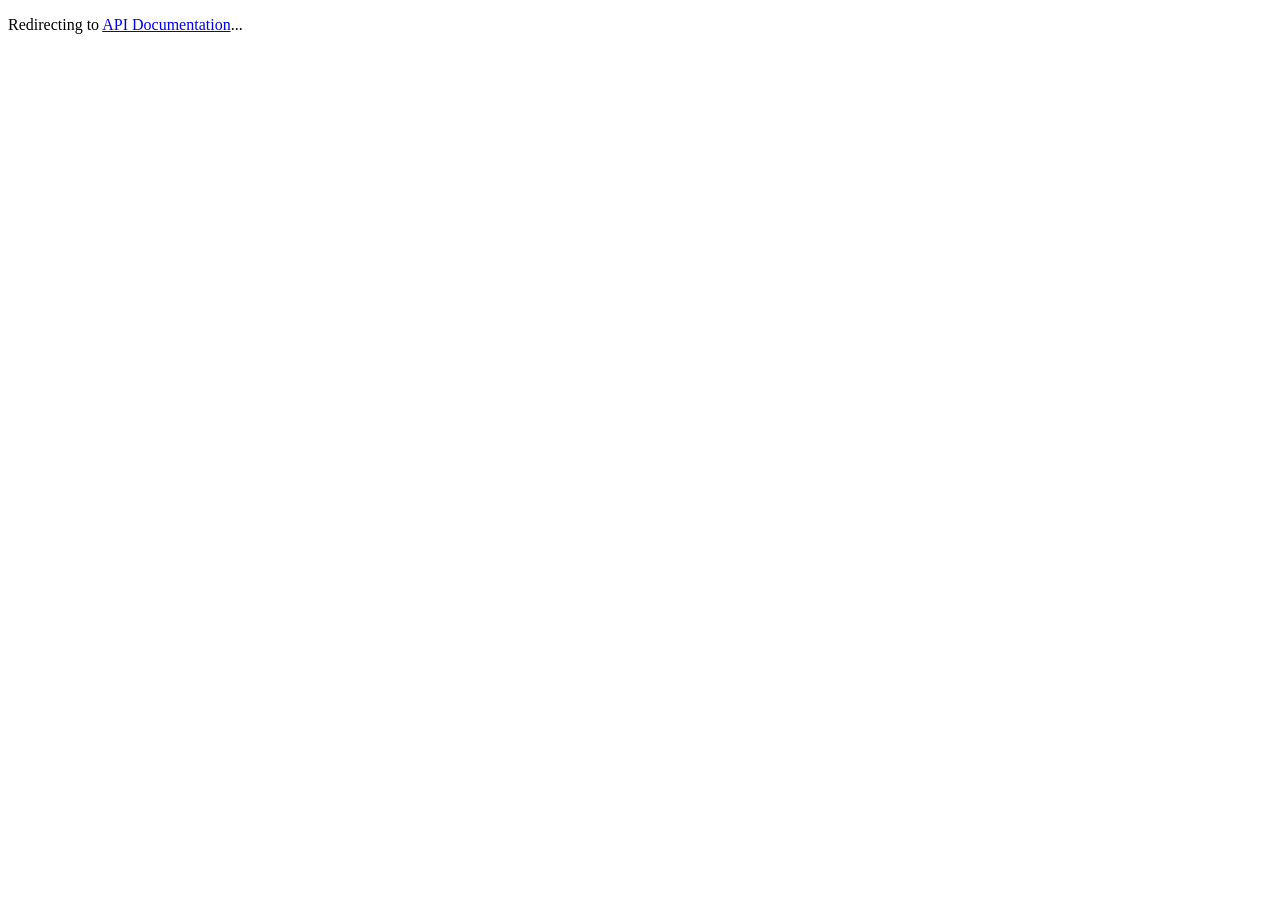
<file: backend/docs/index.html>
<!DOCTYPE html>
<html>
  <head>
    <meta http-equiv="refresh" content="0; url=index.php" />
    <title>Redirecting to API Documentation</title>
  </head>
  <body>
    <p>Redirecting to <a href="index.php">API Documentation</a>...</p>
  </body>
</html>
</file>
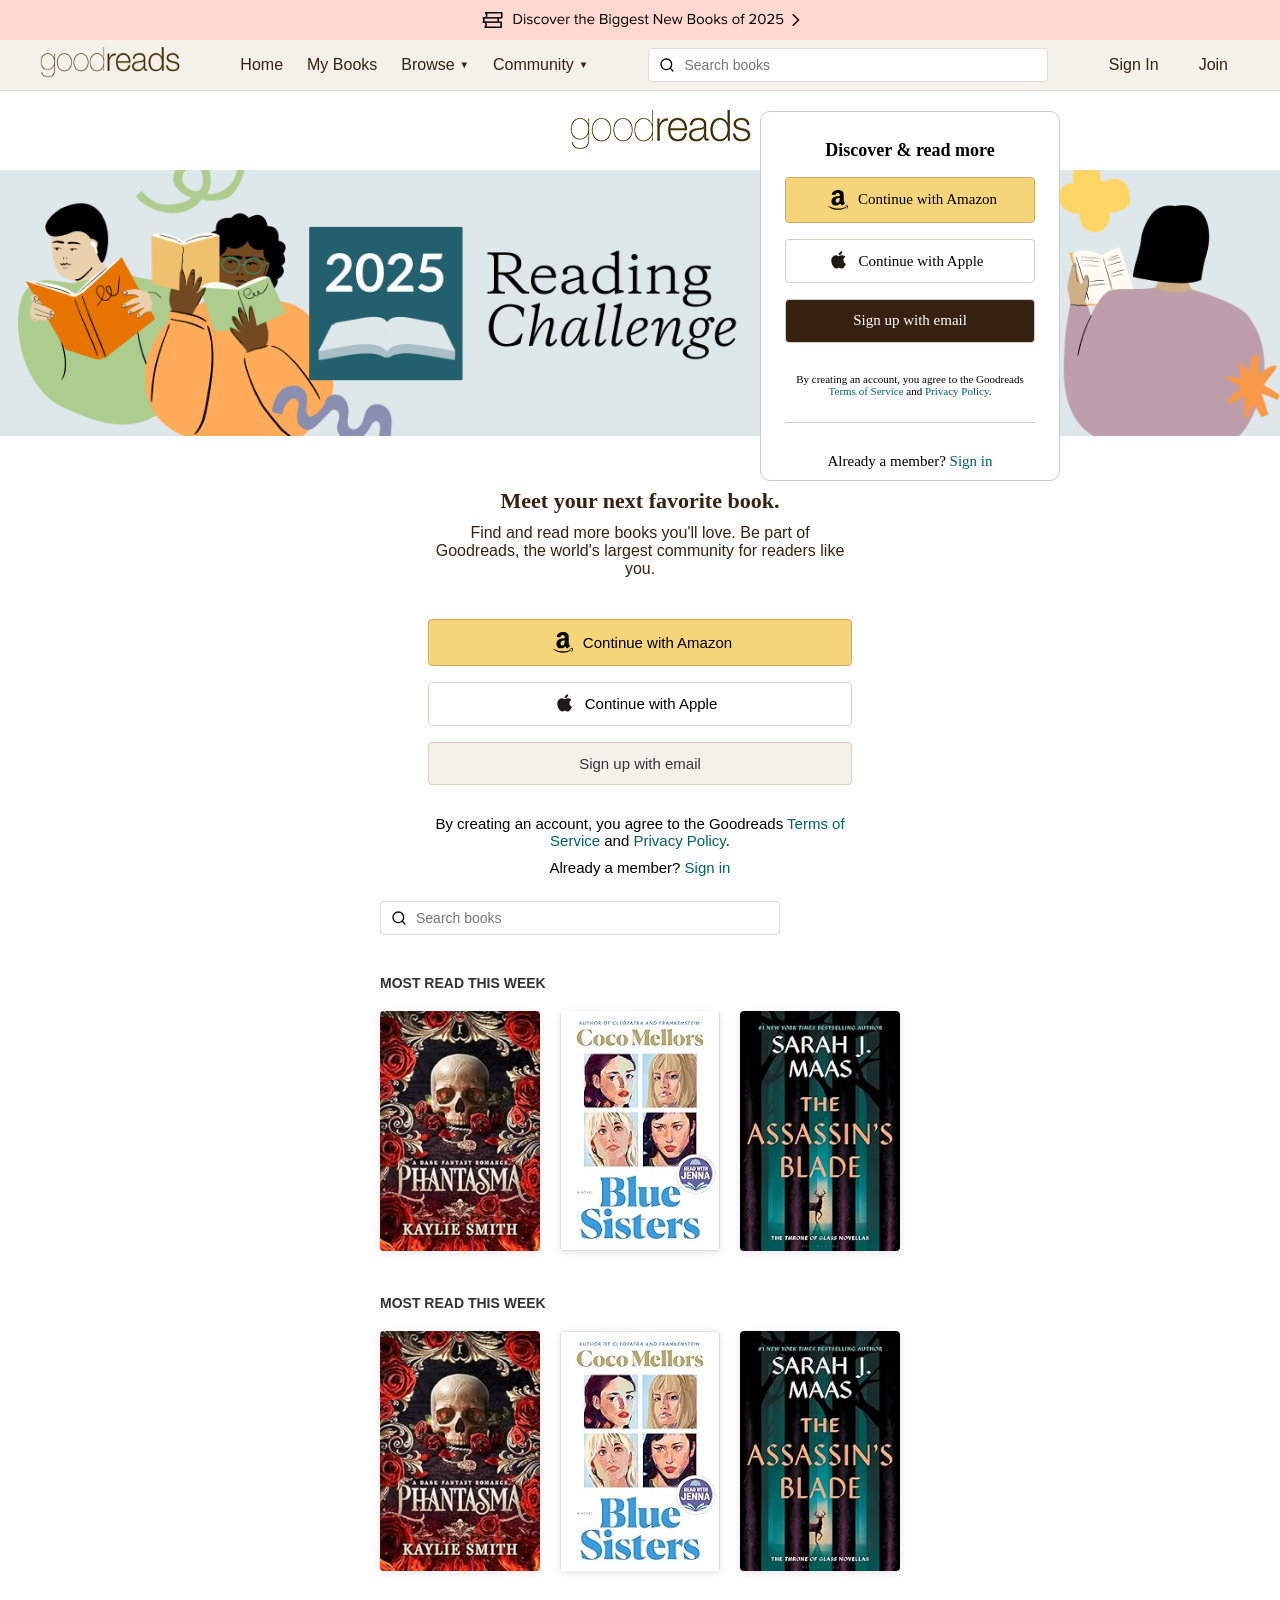
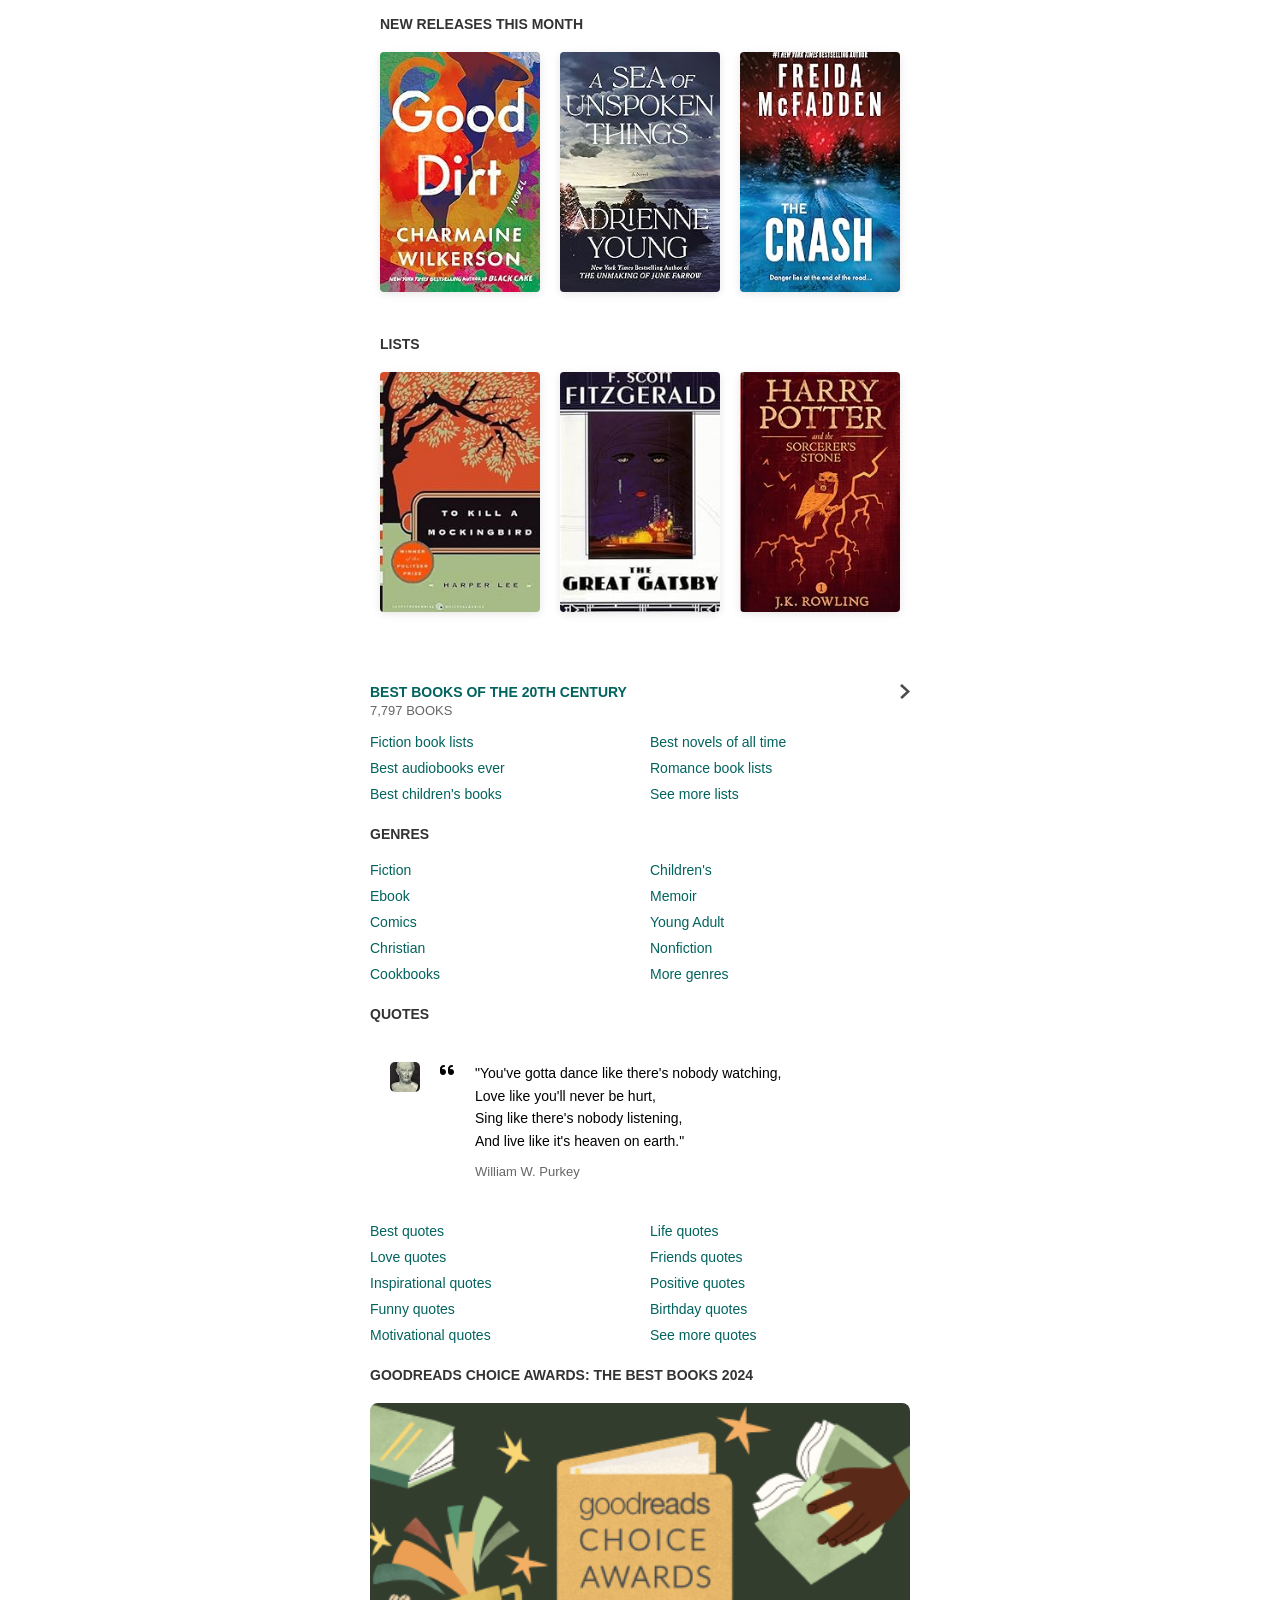
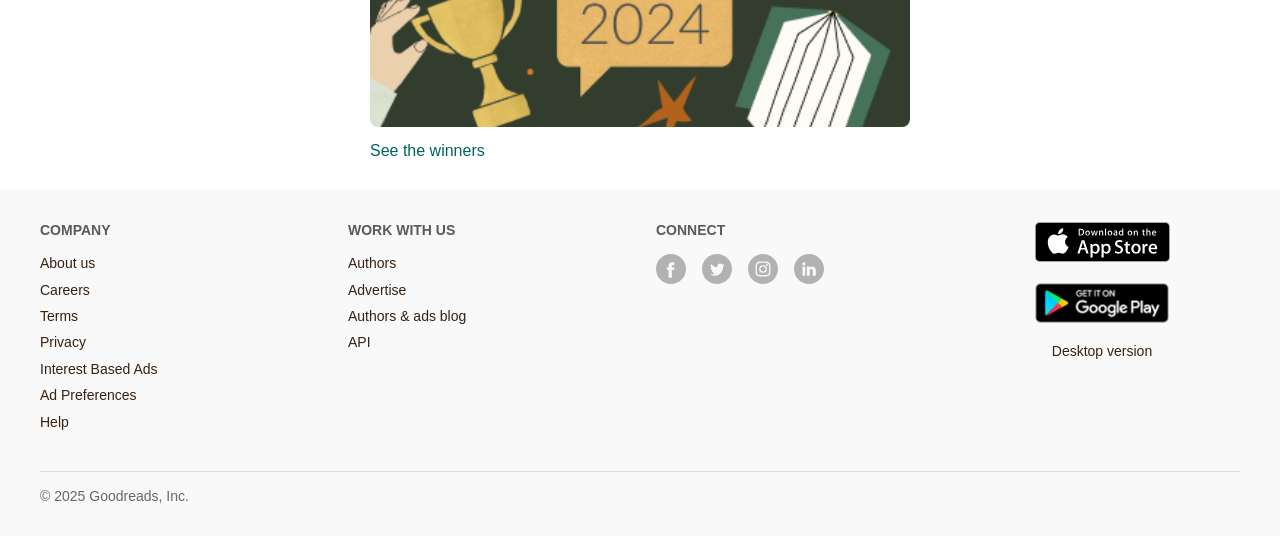
<file: frontend/mainHome.html>
<!DOCTYPE html>
<html lang="en">
  <head>
    <meta charset="UTF-8" />
    <meta name="viewport" content="width=device-width, initial-scale=1.0" />
    <meta
      http-equiv="Content-Security-Policy"
      content="default-src 'self'; connect-src 'self' http://localhost http://localhost:* http://127.0.0.1 http://127.0.0.1:*; img-src 'self' data: https:; style-src 'self' 'unsafe-inline' https://fonts.googleapis.com https://cdnjs.cloudflare.com; font-src 'self' https://fonts.gstatic.com https://cdnjs.cloudflare.com; script-src 'self' 'unsafe-inline' https://cdnjs.cloudflare.com;"
    />
    <meta
      name="description"
      content="Discover and read more books you'll love. Be part of Goodreads, the world's largest community for readers."
    />
    <meta
      name="keywords"
      content="books, reading, book reviews, book recommendations, Goodreads, book community"
    />
    <meta name="author" content="Goodreads" />
    <meta
      property="og:title"
      content="Goodreads | Meet your next favorite book"
    />
    <meta
      property="og:description"
      content="Discover and read more books you'll love. Be part of Goodreads, the world's largest community for readers."
    />
    <meta property="og:image" content="./assets/image/logo.png" />
    <meta property="og:url" content="https://www.goodreads.com" />
    <meta name="twitter:card" content="summary_large_image" />
    <meta
      name="twitter:title"
      content="Goodreads | Meet your next favorite book"
    />
    <meta
      name="twitter:description"
      content="Discover and read more books you'll love. Be part of Goodreads, the world's largest community for readers."
    />
    <meta name="twitter:image" content="./assets/image/logo.png" />
    <title>Goodreads | Meet your next favorite book</title>
    <link rel="icon" href="./assets/image/favicon.png" />
    <link rel="stylesheet" href="./css/mainHomeStyles.css" />
    <link rel="stylesheet" href="./css/normalize.css" />
    <link rel="preconnect" href="https://fonts.googleapis.com" />
    <link rel="preconnect" href="https://fonts.gstatic.com" crossorigin />
    <link
      href="https://fonts.googleapis.com/css2?family=Lato:ital,wght@0,100;0,300;0,400;0,700;0,900;1,100;1,300;1,400;1,700;1,900&display=swap"
      rel="stylesheet"
    />

    <link
      href="https://cdnjs.cloudflare.com/ajax/libs/font-awesome/6.0.0-beta3/css/all.min.css"
      rel="stylesheet"
    />
  </head>
  <body>
    <!-- header section -->
    <header class="header">
      <div class="header-info">
        <a href="#"
          ><img src="./assets/image/siteHeaderFullImage.png" alt=""
        /></a>
      </div>
      <div class="nav-container">
        <nav class="nav">
          <div class="search-icon">
            <i class="fas fa-search"></i>
          </div>
          <a href="#" class="logo"
            ><img src="./assets/image/logo.png" alt=""
          /></a>
          <div class="nav-links">
            <a href="./mainHome.html" class="nav-link">Home</a>
            <a href="./Pages/BookDisplay.html" class="nav-link my-books-link"
              >My Books</a
            >
            <div class="dropdown">
              <a
                href="./Pages/BookDisplay.html"
                class="nav-link dropdown-toggle"
                >Browse</a
              >
            </div>
            <div class="dropdown">
              <a href="#" class="nav-link dropdown-toggle">Community</a>
            </div>
          </div>
          <div class="search-container">
            <input
              type="search"
              class="search-input"
              placeholder="Search books"
            />
          </div>
          <div class="auth-links">
            <a
              href="./Pages/signInWithPage.html"
              class="nav-link auth-link sign-in"
              >Sign In</a
            >
            <a
              href="./Pages/signUpWithPage.html"
              class="nav-link auth-link join"
              >Join</a
            >
          </div>
        </nav>
      </div>
    </header>
    <!-- header section end-->

    <section class="hero-section">
      <div class="hero-logo">
        <img src="./assets/image/logo.png" alt="logo" />
      </div>

      <div class="hero">
        <img
          class="first-image"
          src="./assets/image/promo-banner.png"
          alt="promotional banner image"
        />
        <!-- a second banner image for smaller screens -->
        <img
          class="second-image"
          src="./assets/image/second-hero-banner-image.png"
          alt=""
        />
      </div>

      <div class="sign-up-with-page--overlay">
        <h3>Discover & read more</h3>
        <div class="sign-up-with-container">
          <div class="buttons">
            <button class="button amazon-btn">
              <img src="./assets/image/amazon-icon.svg" alt="" /><span
                class="text-content"
              >
                Continue with Amazon
              </span>
            </button>

            <button class="button apple-btn">
              <img width="" src="./assets/image/apple-logo.svg" alt="" /><span
                class="text-content"
              >
                Continue with Apple
              </span>
            </button>

            <button
              class="button email-btn"
              onclick="location.href='./Pages/signUpWithEmail.html'"
            >
              Sign up with email
            </button>
          </div>

          <div class="terms">
            By creating an account, you agree to the Goodreads
            <a href="#">Terms of Service</a> and <a href="#">Privacy Policy</a>.
          </div>

          <div class="signin">
            Already a member? <a href="./Pages/signInWithPage.html">Sign in</a>
          </div>
        </div>
      </div>
    </section>

    <!-- main section -->
    <main class="main-container">
      <section class="promo-section">
        <h3 class="heading">Meet your next favorite book.</h3>
        <p class="sub-heading">
          Find and read more books you'll love. Be part of Goodreads, the
          world's largest community for readers like you.
        </p>
      </section>

      <section class="sign-up-with-page">
        <div class="sign-up-with-container">
          <div class="buttons">
            <button class="button amazon-btn">
              <img src="./assets/image/amazon-icon.svg" alt="" /><span
                class="text-content"
              >
                Continue with Amazon
              </span>
            </button>

            <button class="button apple-btn">
              <img width="" src="./assets/image/apple-logo.svg" alt="" /><span
                class="text-content"
              >
                Continue with Apple
              </span>
            </button>

            <button
              class="button email-btn"
              onclick="location.href='./Pages/signUpWithEmail.html'"
            >
              Sign up with email
            </button>
          </div>

          <div class="terms">
            By creating an account, you agree to the Goodreads
            <a href="#">Terms of Service</a> and <a href="#">Privacy Policy</a>.
          </div>

          <div class="signin">
            Already a member? <a href="./Pages/signInWithPage.html">Sign in</a>
          </div>
        </div>
      </section>

      <section class="books-display-grid">
        <div class="books-gird-container">
          <div class="author-search-container search-container">
            <input
              type="search"
              placeholder="Search books"
              class="search-input"
            />
          </div>

          <section class="search-result" style="display: none; margin-bottom: 75px;">
            <h2 class="section-title">Search Results</h2>
            <div class="book-grid" id="search-results"></div>
          </section>

          <section class="book-section">
            <h2 class="section-title">MOST READ THIS WEEK</h2>
            <div class="book-grid">
              <div class="book-card">
                <a href="./Pages/BookDisplay.html">
                  <img
                    src="./assets/image/books-image/book1.png"
                    alt="Phantasma by Kaylie Smith"
                    class="book-cover"
                  />
                </a>
              </div>
              <div class="book-card">
                <a href="./Pages/BookDisplay.html">
                  <img
                    src="./assets/image/books-image/book2.png"
                    alt="Blue Sisters by Coco Mellors"
                    class="book-cover"
                  />
                </a>
              </div>
              <div class="book-card">
                <a href="./Pages/BookDisplay.html">
                  <img
                    src="./assets/image/books-image/book3.png"
                    alt="The Assassin's Blade"
                    class="book-cover"
                  />
                </a>
              </div>
            </div>
          </section>


            <section class="book-section">
            
            <h2 class="section-title">MOST READ THIS WEEK</h2>
            <div class="book-grid">
              <div class="book-card">
                <a href="./Pages/BookDisplay.html">
                  <img
                    src="./assets/image/books-image/book1.png"
                    alt="Phantasma by Kaylie Smith"
                    class="book-cover"
                  />
                </a>
              </div>
              <div class="book-card">
                <a href="./Pages/BookDisplay.html">
                  <img
                    src="./assets/image/books-image/book2.png"
                    alt="Blue Sisters by Coco Mellors"
                    class="book-cover"
                  />
                </a>
              </div>
              <div class="book-card">
                <a href="./Pages/BookDisplay.html">
                  <img
                    src="./assets/image/books-image/book3.png"
                    alt="The Assassin's Blade"
                    class="book-cover"
                  />
                </a>
              </div>
            </div>
          </section>

          <section class="book-section">
            <h2 class="section-title">NEW RELEASES THIS MONTH</h2>
            <div class="book-grid">
              <div class="book-card">
                <a href="./Pages/BookDisplay.html">
                  <img
                    src="./assets/image/books-image/book4.png"
                    alt="Good Dirt by Charmaine Wilkerson"
                    class="book-cover"
                  />
                </a>
              </div>
              <div class="book-card">
                <a href="./Pages/BookDisplay.html">
                  <img
                    src="./assets/image/books-image/book5.png"
                    alt="A Sea of Unspoken Things by Adrienne Young"
                    class="book-cover"
                  />
                </a>
              </div>
              <div class="book-card">
                <a href="./Pages/BookDisplay.html">
                  <img
                    src="./assets/image/books-image/book6.png"
                    alt="The Crash"
                    class="book-cover"
                  />
                </a>
              </div>
            </div>
          </section>
          <section class="book-section">
            <h2 class="section-title">LISTS</h2>
            <div class="book-grid">
              <div class="book-card">
                <a href="./Pages/BookDisplay.html">
                  <img
                    src="./assets/image/books-image/book7.png"
                    alt="Good Dirt by Charmaine Wilkerson"
                    class="book-cover"
                  />
                </a>
              </div>
              <div class="book-card">
                <a href="./Pages/BookDisplay.html">
                  <img
                    src="./assets/image/books-image/book8.png"
                    alt="A Sea of Unspoken Things by Adrienne Young"
                    class="book-cover"
                  />
                </a>
              </div>
              <div class="book-card">
                <a href="./Pages/BookDisplay.html">
                  <img
                    src="./assets/image/books-image/book9.png"
                    alt="The Crash"
                    class="book-cover"
                  />
                </a>
              </div>
            </div>
          </section>
        </div>
      </section>

      <section class="list-section">
        <h2 class="section-title with-count">
          <a href="#" class="section-link">
            <p>Best Books of the 20th Century</p>
            <span class="chevron">
              <img src="./assets/icons/chevron.png" alt="" />
            </span>
          </a>
          <div class="book-count">7,797 books</div>
        </h2>

        <div class="lists-grid">
          <div class="lists-column">
            <a href="#" class="list-link">Fiction book lists</a>
            <a href="#" class="list-link">Best audiobooks ever</a>
            <a href="#" class="list-link">Best children's books</a>
          </div>
          <div class="lists-column">
            <a href="#" class="list-link">Best novels of all time</a>
            <a href="#" class="list-link">Romance book lists</a>
            <a href="#" class="list-link">See more lists</a>
          </div>
        </div>
      </section>

      <section class="genres-section">
        <h2 class="section-title">GENRES</h2>
        <div class="lists-grid">
          <div class="lists-column">
            <a href="#" class="list-link">Fiction</a>
            <a href="#" class="list-link">Ebook</a>
            <a href="#" class="list-link">Comics</a>
            <a href="#" class="list-link">Christian</a>
            <a href="#" class="list-link">Cookbooks</a>
          </div>
          <div class="lists-column">
            <a href="#" class="list-link">Children's</a>
            <a href="#" class="list-link">Memoir</a>
            <a href="#" class="list-link">Young Adult</a>
            <a href="#" class="list-link">Nonfiction</a>
            <a href="#" class="list-link">More genres</a>
          </div>
        </div>
      </section>

      <section class="quotes-section">
        <h2 class="section-title">QUOTES</h2>
        <div class="quote-card">
          <div class="quote-content">
            <img
              src="./assets/image/quote-img.png"
              alt="William W. Purkey"
              class="quote-author-image"
            />
            <i class="fas fa-quote-left"></i>
            <blockquote class="quote-text">
              <p>"You've gotta dance like there's nobody watching,</p>
              <p>Love like you'll never be hurt,</p>
              <p>Sing like there's nobody listening,</p>
              <p>And live like it's heaven on earth."</p>
              <footer class="quote-author">William W. Purkey</footer>
            </blockquote>
          </div>
        </div>

        <div class="lists-grid">
          <div class="lists-column">
            <a href="#" class="list-link">Best quotes</a>
            <a href="#" class="list-link">Love quotes</a>
            <a href="#" class="list-link">Inspirational quotes</a>
            <a href="#" class="list-link">Funny quotes</a>
            <a href="#" class="list-link">Motivational quotes</a>
          </div>
          <div class="lists-column">
            <a href="#" class="list-link">Life quotes</a>
            <a href="#" class="list-link">Friends quotes</a>
            <a href="#" class="list-link">Positive quotes</a>
            <a href="#" class="list-link">Birthday quotes</a>
            <a href="#" class="list-link">See more quotes</a>
          </div>
        </div>
      </section>

      <section class="awards-section">
        <h2 class="section-title">
          GOODREADS CHOICE AWARDS: THE BEST BOOKS 2024
        </h2>
        <a href="#" class="awards-banner">
          <img
            src="./assets/image/goodreads-2024-award.png"
            alt="Goodreads Choice Awards 2024"
            class="awards-image"
          />
          <a href="#" class="awards-link">See the winners</a>
        </a>
      </section>
    </main>
    <!-- main section end -->

    <!-- footer section -->
    <footer class="footer">
      <div class="footer-content">
        <!-- Company information links -->
        <div class="footer-section">
          <h3>COMPANY</h3>
          <ul>
            <li><a href="#">About us</a></li>
            <li><a href="#">Careers</a></li>
            <li><a href="#">Terms</a></li>
            <li><a href="#">Privacy</a></li>
            <li><a href="#">Interest Based Ads</a></li>
            <li><a href="#">Ad Preferences</a></li>
            <li><a href="#">Help</a></li>
          </ul>
        </div>

        <!-- Work with us links -->
        <div class="footer-section">
          <h3>WORK WITH US</h3>
          <ul>
            <li><a href="#">Authors</a></li>
            <li><a href="#">Advertise</a></li>
            <li><a href="#">Authors & ads blog</a></li>
            <li><a href="#">API</a></li>
          </ul>
        </div>

        <!-- Social media links -->
        <div class="footer-section">
          <h3>CONNECT</h3>
          <div class="social-icons">
            <a href="#" aria-label="Facebook"
              ><img
                src="./assets/icons/facebook.svg"
                alt="Facebook"
                class="social-icon"
            /></a>
            <a href="#" aria-label="Twitter"
              ><img
                src="./assets/icons/twitter.svg"
                alt="Twitter"
                class="social-icon"
            /></a>
            <a href="#" aria-label="Instagram"
              ><img
                src="./assets/icons/instagram.svg"
                alt="Instagram"
                class="social-icon"
            /></a>
            <a href="#" aria-label="LinkedIn"
              ><img
                src="./assets/icons/linkedin.svg"
                alt="LinkedIn"
                class="social-icon"
            /></a>
          </div>
        </div>

        <!-- App download links -->
        <div class="footer-section app-downloads">
          <a href="#" class="app-button">
            <img
              src="./assets/icons/appleStore.svg"
              alt="Download on the App Store"
            />
          </a>
          <a href="#" class="app-button">
            <img
              src="./assets/icons/googlePlayStore.png"
              alt="Get it on Google Play"
            />
          </a>
          <a href="#" class="desktop-version">Desktop version</a>
        </div>
      </div>

      <!-- Footer bottom section -->
      <div class="footer-bottom">
        <p>&copy; 2025 Goodreads, Inc.</p>
      </div>
    </footer>
    <!-- footer section end -->

    <!-- Add auth state handler script -->
    <script src="./js/authStateHandler.js"></script>
    <script src="./js/searchBook.js"></script>
  </body>
</html>
</file>
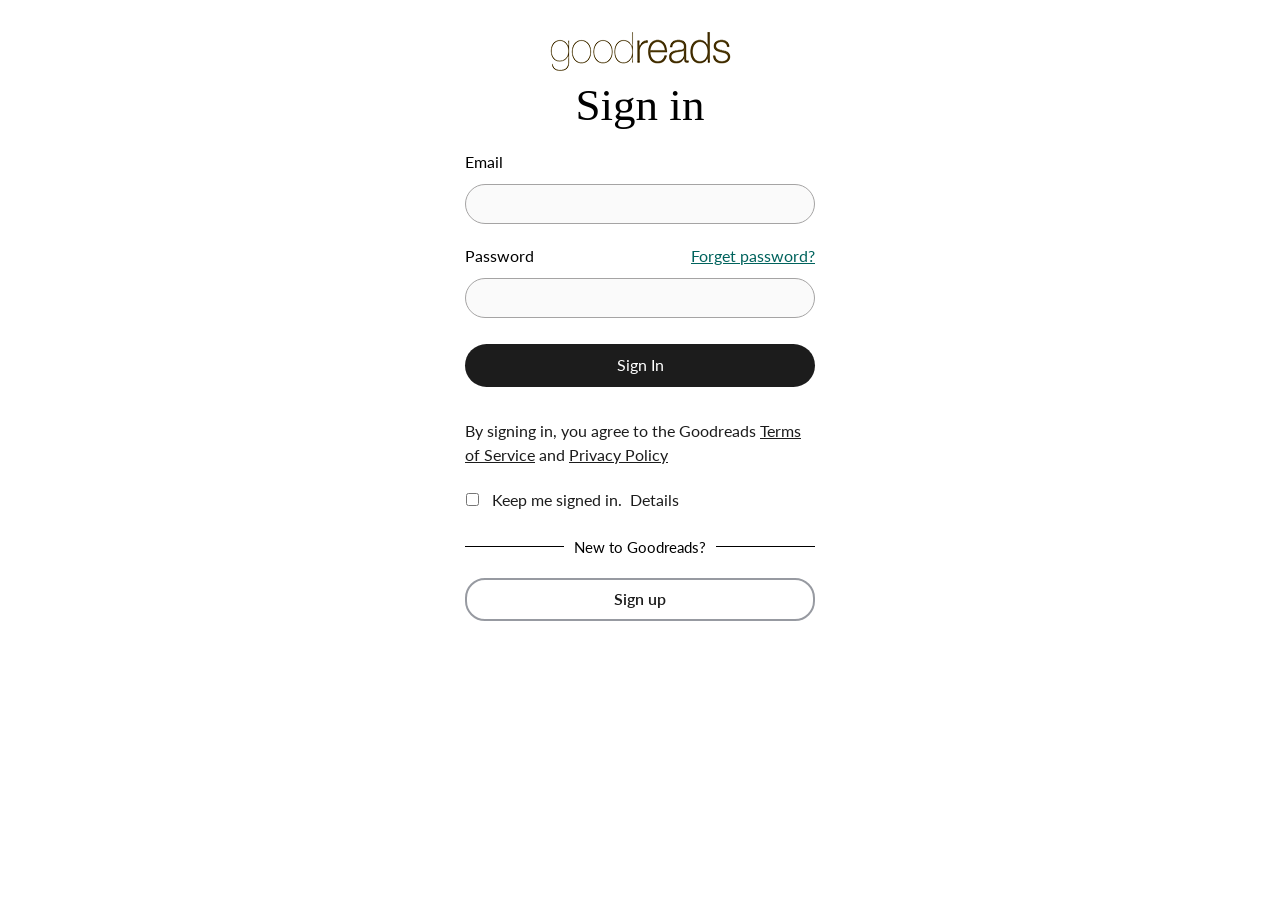
<file: frontend/Pages/signInWithEmail.html>
<!DOCTYPE html>
<html lang="en">
  <head>
    <meta charset="UTF-8" />
    <meta name="viewport" content="width=device-width, initial-scale=1.0" />
    <title>Goodreaders Registration</title>
    <link rel="icon" href="../assets/image/favicon.png" />
    <link rel="stylesheet" href="../css/singUpWithEmailPageStyles.css" />
    <link rel="stylesheet" href="../css/normalize.css" />
    <link rel="preconnect" href="https://fonts.googleapis.com" />
    <link rel="preconnect" href="https://fonts.gstatic.com" crossorigin />
    <link
      href="https://fonts.googleapis.com/css2?family=Lato:ital,wght@0,100;0,300;0,400;0,700;0,900;1,100;1,300;1,400;1,700;1,900&display=swap"
      rel="stylesheet"
    />
    <link
      href="https://cdnjs.cloudflare.com/ajax/libs/font-awesome/6.0.0-beta3/css/all.min.css"
      rel="stylesheet"
    />
    <style>
      .is-invalid {
        border: 1px solid #dc3545 !important;
        background-color: #fff8f8;
      }
      .form-group {
        position: relative;
      }
      .message-container {
        margin: 15px 0;
        padding: 10px;
        border-radius: 4px;
        font-size: 14px;
        line-height: 1.5;
      }
      .message-container.error {
        background-color: #ffebee;
        color: #d32f2f;
        border: 1px solid #ffcdd2;
      }
      .message-container.success {
        background-color: #e8f5e9;
        color: #388e3c;
        border: 1px solid #c8e6c9;
      }
    </style>
  </head>
  <body>
    <div class="sign-up-with-email-container sign-in">
      <img src="../assets/image/logo.png" alt="" />
      <h1 class="sign-in-heading">Sign in</h1>

      <form id="loginForm">
        <div class="form-group">
          <label for="email">Email</label>
          <input type="email" id="email" required />
        </div>

        <div class="form-group">
          <label
            for="password"
            style="display: flex; justify-content: space-between"
            >Password <span><a href="#">Forget password?</a></span></label
          >
          <input type="password" id="password" required />
        </div>

        <div
          id="messageContainer"
          class="message-container"
          style="display: none"
        ></div>

        <button type="submit" class="btn create-button">Sign In</button>
      </form>

      <div class="container">
        <div class="terms">
          By signing in, you agree to the Goodreads
          <a href="#">Terms of Service</a> and
          <a href="#">Privacy Policy</a>
        </div>

        <div class="checkbox-wrapper">
          <label class="checkbox-label">
            <input style="width: 15px" type="checkbox" id="keepSignedIn" />
            Keep me signed in.
            <a href="#">Details</a>
          </label>
        </div>

        <div class="divider">
          <span>New to Goodreads?</span>
        </div>

        <button
          class="btn btn-secondary"
          onclick="location.href='signUpWithPage.html'"
        >
          Sign up
        </button>
      </div>
    </div>

    <!-- Load scripts in the correct order: userLogin.js must be loaded before loginHandler.js -->
    <script src="../js/hooks/userLogin.js"></script>
    <script src="../js/formValidation.js"></script>
    <script src="../js/loginHandler.js"></script>
  </body>
</html>
</file>
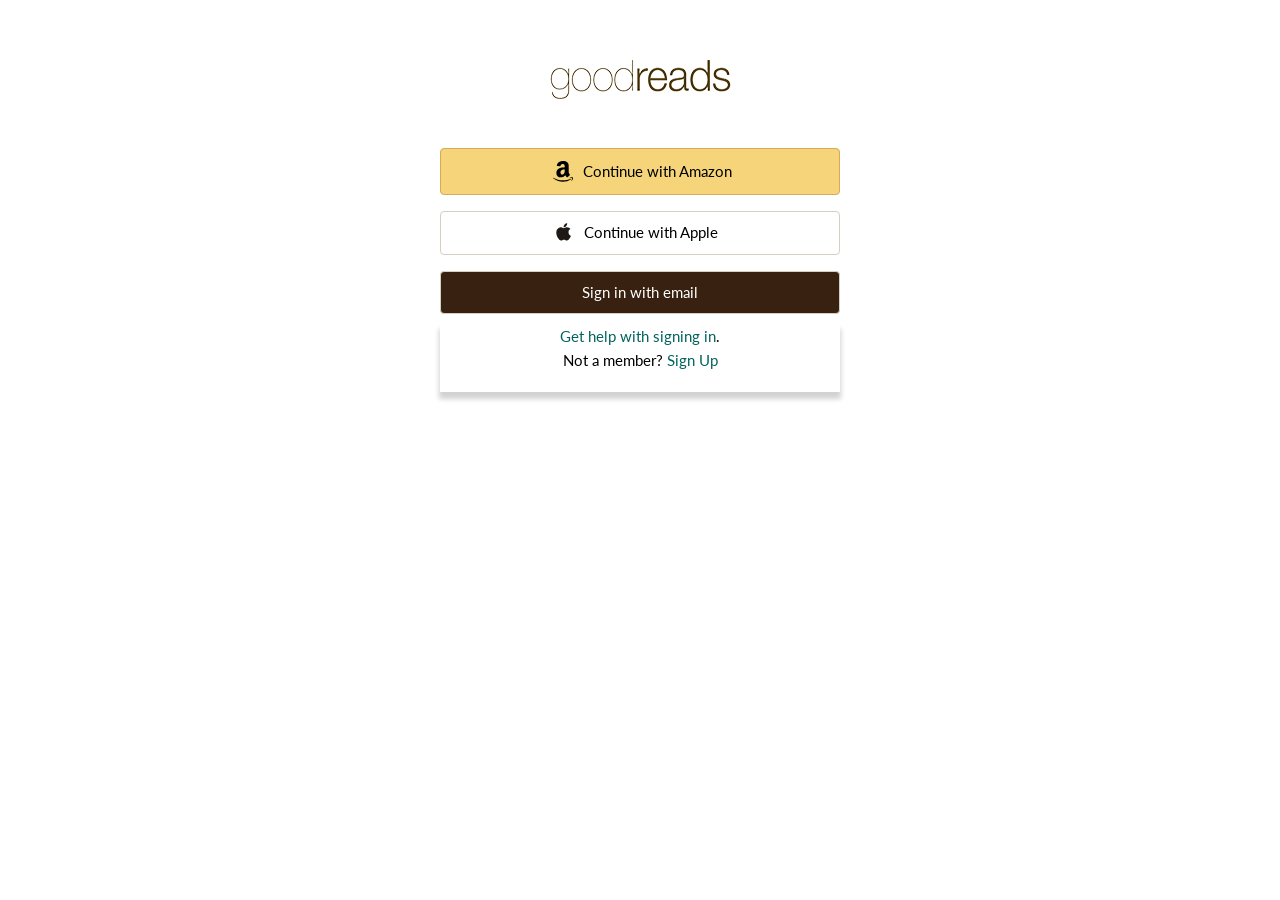
<file: frontend/Pages/signInWithPage.html>
<!DOCTYPE html>
<html lang="en">
  <head>
    <meta charset="UTF-8" />
    <meta name="viewport" content="width=device-width, initial-scale=1.0" />
    <title>Sign Up</title>
    <link rel="icon" href="../assets/image/favicon.png" />
    <link rel="stylesheet" href="../css/signUpWithPageStyles.css" />
    <link rel="stylesheet" href="../css/normalize.css" />
    <link rel="preconnect" href="https://fonts.googleapis.com" />
    <link rel="preconnect" href="https://fonts.gstatic.com" crossorigin />
    <link
      href="https://fonts.googleapis.com/css2?family=Lato:ital,wght@0,100;0,300;0,400;0,700;0,900;1,100;1,300;1,400;1,700;1,900&display=swap"
      rel="stylesheet"
    />
  </head>
  <body>
    <div class="sign-up-with-container">
      <div class="logo">
        <img src="../assets/image/logo.png" alt="Goodreads" />
      </div>

      <div class="buttons">
        <button class="button amazon-btn">
          <img src="../assets/image/amazon-icon.svg" alt="" /><span
            class="text-content"
          >
            Continue with Amazon
          </span>
        </button>

        <button class="button apple-btn">
          <img width="" src="../assets/image/apple-logo.svg" alt="" /><span
            class="text-content"
          >
            Continue with Apple
          </span>
        </button>

        <button
          class="button email-btn"
          onclick="location.href='signInWithEmail.html'"
          style="background-color: #382110; color: white"
        >
          Sign in with email
        </button>
      </div>

      <div
        style="
          margin-top: -20px;
          box-shadow: 0 6px 5px 1px rgb(211, 210, 210);
          padding-bottom: 20px;
        "
        class="signin"
      >
        <div class="terms"><a href="#">Get help with signing in</a>.</div>
        Not a member? <a href="signUpWithEmail.html">Sign Up</a>
      </div>
    </div>
  </body>
</html>
</file>
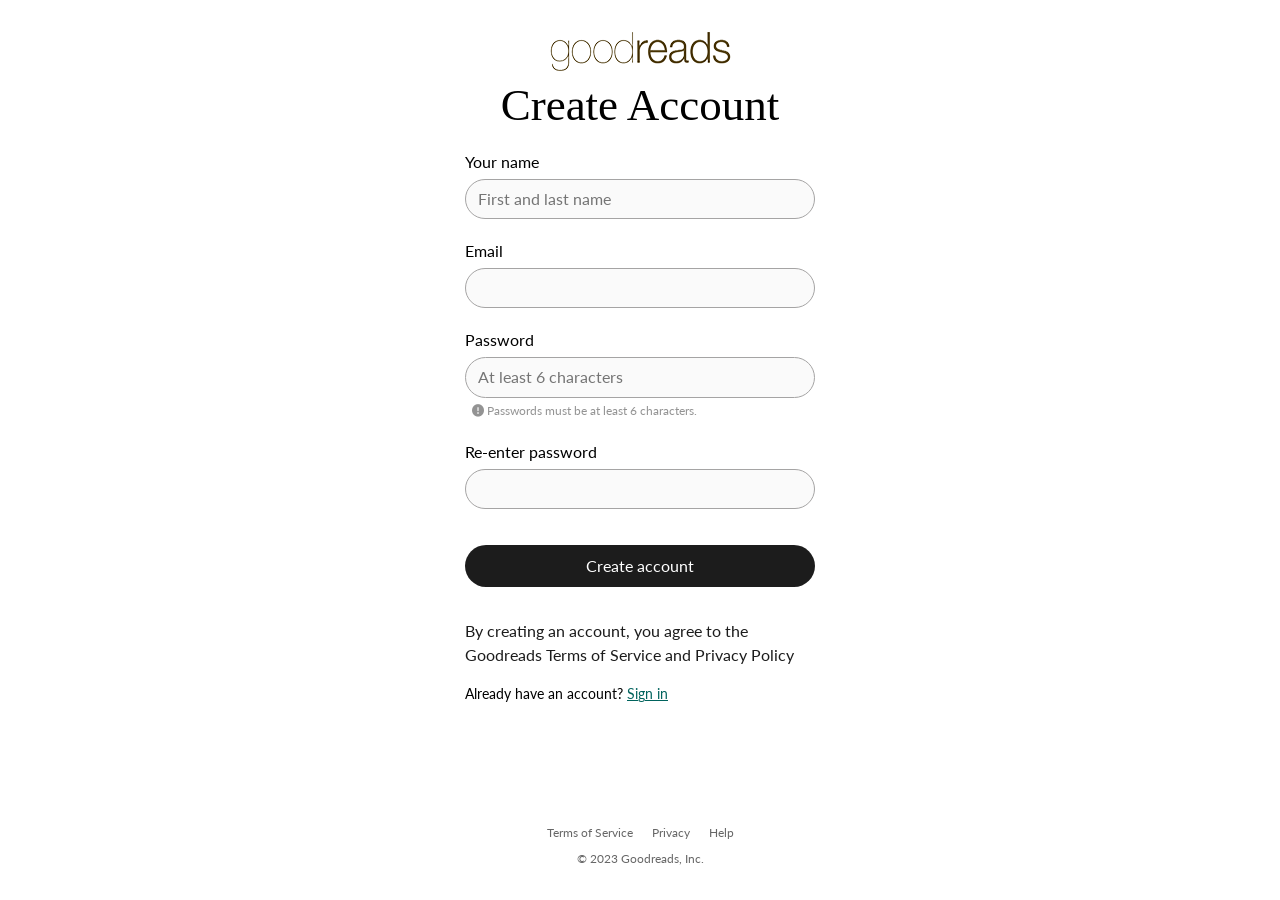
<file: frontend/Pages/signUpWithEmail.html>
<!DOCTYPE html>
<html lang="en">
  <head>
    <meta charset="UTF-8" />
    <meta name="viewport" content="width=device-width, initial-scale=1.0" />
    <title>Goodreaders Registration</title>
    <link rel="icon" href="../assets/image/favicon.png" />
    <link rel="stylesheet" href="../css/singUpWithEmailPageStyles.css" />
    <link rel="stylesheet" href="../css/normalize.css" />
    <link rel="preconnect" href="https://fonts.googleapis.com" />
    <link rel="preconnect" href="https://fonts.gstatic.com" crossorigin />
    <link
      href="https://fonts.googleapis.com/css2?family=Lato:ital,wght@0,100;0,300;0,400;0,700;0,900;1,100;1,300;1,400;1,700;1,900&display=swap"
      rel="stylesheet"
    />
    <link
      href="https://cdnjs.cloudflare.com/ajax/libs/font-awesome/6.0.0-beta3/css/all.min.css"
      rel="stylesheet"
    />
  </head>
  <body>
    <div class="sign-up-with-email-container">
      <img src="../assets/image/logo.png" alt="" />
      <h1>Create Account</h1>

      <form id="registrationForm">
        <div class="form-group">
          <label for="name">Your name</label>
          <input
            type="text"
            id="name"
            name="name"
            placeholder="First and last name"
            required
          />
        </div>

        <div class="form-group">
          <label for="email">Email</label>
          <input type="email" id="email" name="email" required />
        </div>

        <div class="form-group">
          <label for="password">Password</label>
          <input
            type="password"
            id="password"
            name="password"
            placeholder="At least 6 characters"
            required
          />
          <div class="password-hint">
            <i class="fas fa-exclamation-circle"></i>
            Passwords must be at least 6 characters.
          </div>
        </div>

        <div class="form-group">
          <label for="password-confirm">Re-enter password</label>
          <input type="password" id="password-confirm" required />
        </div>

        <div
          id="messageContainer"
          class="message-container"
          style="display: none"
        ></div>

        <button type="submit" class="create-button">Create account</button>

        <div class="terms">
          By creating an account, you agree to the Goodreads
          <a href="#">Terms of Service</a> and
          <a href="#">Privacy Policy</a>
        </div>

        <div class="sign-in">
          Already have an account? <a href="signInWithEmail.html">Sign in</a>
        </div>
      </form>
    </div>

    <footer class="footer sign-up-with-email-container">
      <div class="footer-links">
        <a href="#">Terms of Service</a>
        <a href="#">Privacy</a>
        <a href="#">Help</a>
      </div>
      <div>© 2023 Goodreads, Inc.</div>
    </footer>

    <!-- Load form validation first -->
    <script src="../js/formValidation.js"></script>
    <!-- Then load registration script -->
    <script src="../js/hooks/registration.js"></script>
    <script>
      // Wait for both scripts to load
      document.addEventListener("DOMContentLoaded", function () {
        document
          .getElementById("registrationForm")
          .addEventListener("submit", register);
      });
    </script>
  </body>
</html>
</file>
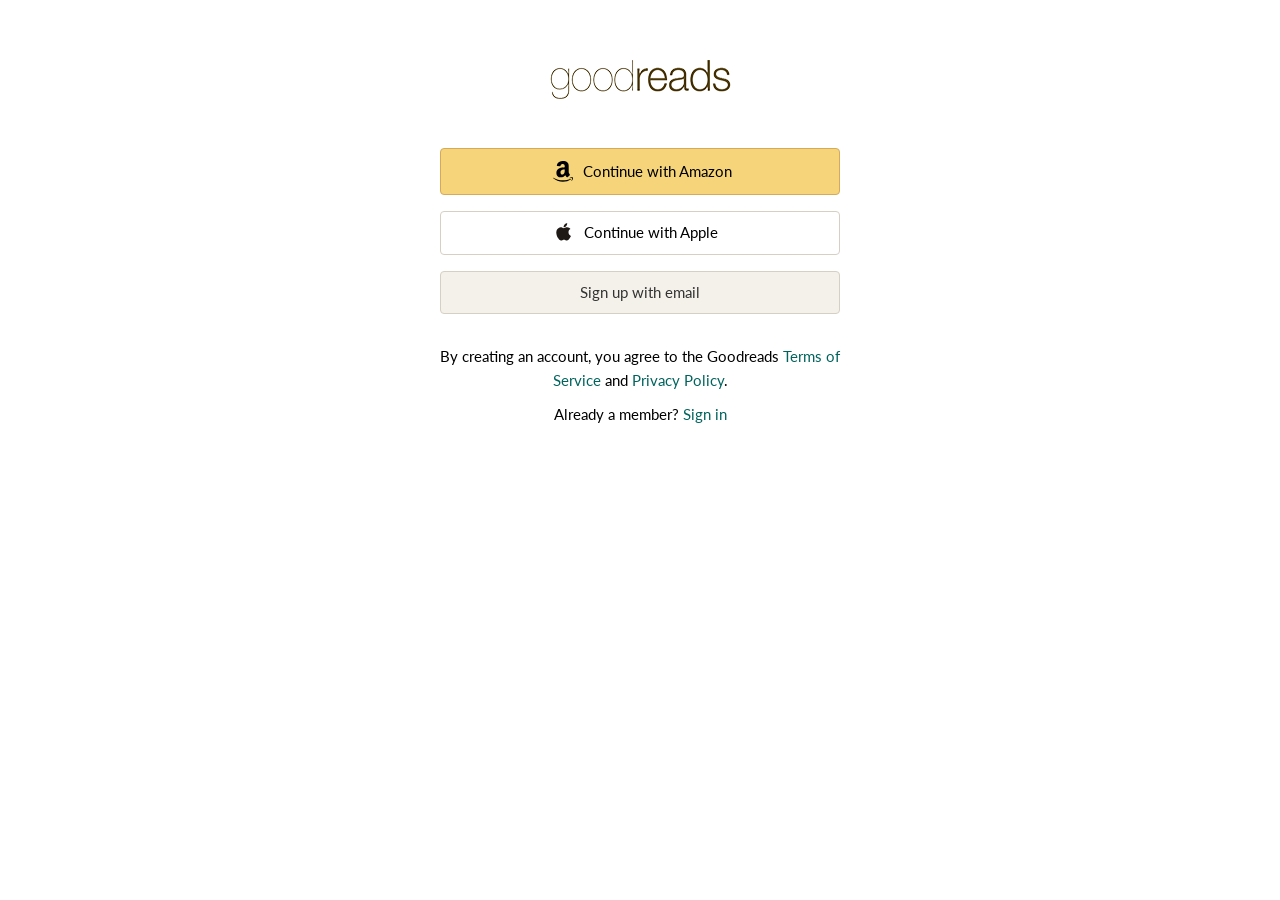
<file: frontend/Pages/signUpWithPage.html>
<!DOCTYPE html>
<html lang="en">
  <head>
    <meta charset="UTF-8" />
    <meta name="viewport" content="width=device-width, initial-scale=1.0" />
    <title>Sign Up</title>
    <link rel="icon" href="../assets/image/favicon.png" />
    <link rel="stylesheet" href="../css/signUpWithPageStyles.css" />
    <link rel="stylesheet" href="../css/normalize.css" />
    <link rel="preconnect" href="https://fonts.googleapis.com" />
    <link rel="preconnect" href="https://fonts.gstatic.com" crossorigin />
    <link
      href="https://fonts.googleapis.com/css2?family=Lato:ital,wght@0,100;0,300;0,400;0,700;0,900;1,100;1,300;1,400;1,700;1,900&display=swap"
      rel="stylesheet"
    />
  </head>

  <body>
    <section class="sign-up-with">
      <div class="sign-up-with-container">
        <div class="logo">
          <img src="../assets/image/logo.png" alt="Goodreads" />
        </div>
        <div class="buttons">
          <button class="button amazon-btn">
            <img src="../assets/image/amazon-icon.svg" alt="" /><span
              class="text-content"
            >
              Continue with Amazon
            </span>
          </button>
          <button class="button apple-btn">
            <img width="" src="../assets/image/apple-logo.svg" alt="" /><span
              class="text-content"
            >
              Continue with Apple
            </span>
          </button>
          <button
            class="button email-btn"
            onclick="location.href='signUpWithEmail.html'"
          >
            Sign up with email
          </button>
        </div>
        <div class="terms">
          By creating an account, you agree to the Goodreads
          <a href="#">Terms of Service</a> and <a href="#">Privacy Policy</a>.
        </div>
        <div class="signin">
          Already a member? <a href="signInWithPage.html">Sign in</a>
        </div>
      </div>
    </section>
  </body>
</html>
</file>
<file: frontend/css/mainHomeStyles.css>
/* Reset default margin, padding, and set box-sizing to border-box for all elements */
* {
  margin: 0;
  padding: 0;
  box-sizing: border-box;
}

/* Set default font for the body */
body {
  font-family: "Lato", "Helvetica Neue", Arial, sans-serif;
}

/* Header styles */
.header {
  position: fixed;
  top: 0;
  left: 0;
  right: 0;
  z-index: 1000;
}
.header-info a {
  background-color: #ffd9d0;
  display: flex;
  max-width: 100%;
  justify-content: center;
}

/* Navigation container styles */
.nav-container {
  background-color: #f4f1ea;
  padding: 0 32px;
  border-bottom: 1px solid #d8d8d8;
}

/* Navigation bar styles */
.nav {
  display: flex;
  align-items: center;
  justify-content: space-between;
  max-width: 1200px;
  margin: 0 auto;
}

/* Logo styles */
.logo {
  max-width: 140px;
}
.logo img {
  width: 100%;
  margin-right: 15px;
}

/* Navigation links styles */
.nav-links {
  display: inline-flex;
  align-items: center;
}

/* Individual navigation link styles */
.nav-link {
  color: #382110;
  display: flex;
  align-items: center;
  text-decoration: none;
  font-size: 16px;
  height: 50px;
  padding: 0 12px;
  transition: all 0.2s ease-in-out;
}

/* Navigation link hover effect */
.nav-link:hover {
  background-color: #382110;
  color: white;
}

/* Dropdown menu styles */
.dropdown {
  position: relative;
  display: inline-block;
}

/* Dropdown toggle arrow */
.dropdown-toggle::after {
  content: "▼";
  font-size: 0.6rem;
  margin-left: 0.3rem;
}

/* Search container styles */
.search-container {
  position: relative;
  flex-grow: 1;
  flex-basis: 1fr;
  max-width: 400px;
}

/* Search input styles */
.search-input {
  width: 100%;
  padding: 8px 12px;
  font-size: 14px;
  border: 1px solid #ddd;
  border-radius: 4px;
  outline: none;
  background-image: url('data:image/svg+xml,<svg xmlns="http://www.w3.org/2000/svg" width="16" height="16" viewBox="0 0 24 24" fill="none" stroke="currentColor" stroke-width="2" stroke-linecap="round" stroke-linejoin="round"><circle cx="11" cy="11" r="8"/><line x1="21" y1="21" x2="16.65" y2="16.65"/></svg>');
  background-repeat: no-repeat;
  background-position: 10px center;
  padding-left: 35px;
}

/* Hide search icon by default */
.search-icon {
  display: none;
}

/* Authentication links styles */
.auth-links {
  display: flex;
  gap: 1rem;
  align-items: center;
}

/* Individual authentication link styles */
.auth-link {
  color: #382110;
  font-size: 16px;
}

/* Add common styles for the logout button */
.auth-links .logout {
  color: #382110;
  padding: 0 12px;
  height: 50px;
  display: flex;
  align-items: center;
  transition: all 0.2s ease-in-out;
}

.auth-links .logout:hover {
  background-color: #382110;
  color: white;
  text-decoration: none;
}

/* Add greeting styles */
.auth-links .user-greeting {
  color: #382110;
  padding: 0 12px;
  display: flex;
  align-items: center;
}

/* Responsive styles for screens with max-width of 1190px */
@media (max-width: 1190px) {
  .nav {
    flex-wrap: wrap;
    justify-content: center;
  }

  .header-info a {
    overflow: hidden;
  }

  .nav-links {
    order: 3;
    width: 100%;
    margin-top: 0.5rem;
    display: flex;
    justify-content: center;
    gap: 5vw;
    border-top: 1px solid #d8d8d8;
  }

  .search-container {
    margin: 0 15px;
  }
}

/* Responsive styles for screens with max-width of 768px */
@media (max-width: 768px) {
  .search-container,
  .auth-links .join,
  .my-books-link {
    display: none;
  }
  .nav-links {
    gap: 10vw;
  }
  .nav {
    padding-top: 10px;
  }

  .auth-links .sign-in {
    height: 32px;
    padding: 0 15px;
    border-radius: 5px;
    background-color: #382110;
    color: white;
  }
  .nav {
    justify-content: space-between;
  }
  .search-icon {
    display: block;
  }
}

/* Responsive styles for screens with max-width of 300px */
@media (max-width: 300px) {
  .nav-links {
    gap: 0;
  }
}

/* Add responsive styles for small screens */
@media (max-width: 478px) {
  /* For screens below 478px, reposition the auth links */
  .auth-links {
    display: flex;
    justify-content: space-between; /* Space between elements */
    width: 100%; /* Take full width */
  }

  /* Position the logout button to the far right */
  .auth-links .sign-in.logout {
    order: 1; /* Higher order puts it on the right */
    margin-right: 0; /* Remove any right margin */
    margin-left: auto; /* Push to the right */
  }

  /* Position the greeting to the left */
  .auth-links .user-greeting {
    order: 0; /* Lower order puts it on the left */
    margin-left: 0; /* Remove any left margin */
    margin-right: auto; /* Push to the left */
  }
}

/* header styles end */

/* Footer section styles */
.footer {
  background-color: #f9f9f9;
  padding: 2rem 1rem;
  font-family: "Helvetica Neue", Helvetica, Arial, sans-serif;
}

/* Footer content grid layout */
.footer-content {
  max-width: 1200px;
  margin: 0 auto;
  display: grid;
  grid-template-columns: repeat(auto-fit, minmax(200px, 1fr));
  gap: 2rem;
}

/* Footer section heading styles */
.footer-section h3 {
  color: #333;
  font-size: 0.875rem;
  font-weight: 900;
  margin-bottom: 1rem;
  opacity: 0.8;
}

/* Footer section list styles */
.footer-section ul {
  list-style: none;
  padding: 0;
  margin: 0;
}

/* Footer section list item styles */
.footer-section ul li {
  margin-bottom: 0.5rem;
}

/* Footer section list item link styles */
.footer-section ul li a {
  color: #382110;
  text-decoration: none;
  font-size: 0.875rem;
}

/* Footer section list item link hover effect */
.footer-section ul li a:hover {
  text-decoration: underline;
}

/* Social icons container styles */
.social-icons {
  display: flex;
  gap: 1rem;
}

/* Individual social icon styles */
.social-icon {
  width: 30px;
  height: 30px;
  opacity: 0.8;
}

/* App download buttons container styles */
.app-downloads {
  display: flex;
  flex-wrap: wrap;
  flex-direction: column;
  align-items: center;
  gap: 1rem;
}

/* App download button image styles */
.app-button img {
  height: 40px;
  width: auto;
}

/* Footer bottom section styles */
.footer-bottom {
  max-width: 1200px;
  margin: 2rem auto 0;
  padding-top: 1rem;
  border-top: 1px solid #ddd;
  display: flex;
  justify-content: space-between;
  align-items: center;
  font-size: 0.875rem;
  color: #666;
}

/* Desktop version link styles */
.desktop-version {
  color: #382110;
  text-decoration: none;
  font-size: 0.875rem;
}

/* Desktop version link hover effect */
.desktop-version:hover {
  text-decoration: underline;
}

/* Responsive styles for screens with max-width of 940px */
@media (max-width: 940px) {
  .app-downloads {
    flex-direction: row;
  }
}

/* Responsive styles for screens with max-width of 768px */
@media (max-width: 768px) {
  .footer-content {
    grid-template-columns: repeat(auto-fit, minmax(150px, 1fr));
    gap: 1.5rem;
  }

  .app-downloads {
    grid-column: 1 / -1;
    flex-direction: row;
    justify-content: center;
    gap: 1rem;
  }

  .footer-bottom {
    flex-direction: column;
    text-align: center;
    gap: 0.5rem;
  }
}

/* Responsive styles for screens with max-width of 480px */
@media (max-width: 480px) {
  .footer {
    padding: 1.5rem 1rem;
  }

  .footer-content {
    grid-template-columns: 1fr;
    text-align: center;
  }

  .social-icons {
    justify-content: center;
  }

  .app-downloads {
    flex-direction: column;
    align-items: center;
  }
}
/* Footer section styles end */

/* Hero seciton styles */
.container {
  width: 100%;
  max-width: 1200px;
  margin: 0 auto;
}

.hero-logo {
  width: 100%;
  margin: 20px;
  display: flex;
  justify-content: center;
}
.hero-section {
  margin-top: 110px;
  position: relative;
}

.hero img {
  width: 100%;
}
.second-image {
  display: none;
}

@media (max-width: 768px) {
  .hero img {
    width: 100%;
    margin: 0 auto;
    padding: 0 20px;
  }
  .first-image {
    display: none;
  }
  .second-image {
    display: block;
  }
}

@media (max-width: 1190px) {
  .hero-section {
    margin-top: 165px;
  }
}

.sign-up-with-page--overlay {
  width: 300px;
  height: 370px;
  padding: 24px;
  font-family: Merriweather, Georgia, serif;
  border-radius: 10px;
  border: 1px solid #ccc;
  background-color: #ffffff;
  position: absolute;
  top: 1px;
  right: 220px;
  bottom: 0;
  z-index: 10; /* Ensure it overlays above other content */
}
.sign-up-with-page--overlay .signin {
  margin-top: 24px !important;
  padding-top: 30px;
  padding-bottom: 10px;
  border-top: 1px solid #ccc;
}
.sign-up-with-page--overlay .terms {
  font-size: 11px !important;
}
.sign-up-with-page--overlay h3 {
  text-align: center;
  font-size: 18px;
  font-weight: 700;
  padding-top: 4px;
  margin-bottom: 14px;
}
.sign-up-with-page--overlay .email-btn {
  background-color: #382110 !important;
  color: white !important;
}

@media screen and (max-width: 1230px) {
  .sign-up-with-page--overlay {
    display: none;
  }
}
/* Hero seciton styles end */

/* main section styles */
.main-container {
  width: 100%;
  max-width: 570px;
  margin: 0 auto;
  display: flex;
  flex-direction: column;
  align-self: center;
  justify-content: center;
  gap: 24px;
  padding: 0 5px;
}
.promo-section {
  margin: 0 auto;
  margin-top: 48px;
  text-align: center;
  color: #382110;
  max-width: 424px;
}

.promo-section .heading {
  font-family: Merriweather, Georgia, serif;
  margin-bottom: 10px;
  font-size: 22px;
}

/* styles for the sign up components */
.sign-up-with-container {
  width: 100%;
  max-width: 424px;
  text-align: center;
}

.sign-up-with-container .logo {
  height: 40px;
  width: 181px;
  margin: 44px auto 48px;
}

.sign-up-with-container .button {
  width: 100%;
  padding: 12px;
  margin: 16px 0;
  border: 1px solid #d6d0c4;
  border-radius: 4px;
  font-size: 15px;
  cursor: pointer;
  display: flex;
  align-items: center;
  justify-content: center;
  gap: 5px;
  text-decoration: none;
  transition: background-color 0.2s;
}

.sign-up-with-container .amazon-btn {
  background-color: #f5d47a;
  color: #000000;
  border-color: #d6aa59;
  transition: all 0.15s ease-in-out;
}

.sign-up-with-container .amazon-btn:hover {
  background-color: #f0b954;
}
.sign-up-with-container .amazon-btn:hover span.text-content {
  opacity: 0.8;
}

.sign-up-with-container .apple-btn {
  background-color: #ffffff;
  padding-right: 25px;
  padding-top: 6px;
  padding-bottom: 6px;
  color: #000000;
  border-color: #d6d0c4;
  transition: all 0.15s ease-in-out;
}

.sign-up-with-container .apple-btn:hover span.text-content {
  opacity: 0.8;
}

.sign-up-with-container .email-btn {
  background-color: #f4f1ea;
  color: #333333;
  transition: all 0.15s ease-in-out;
}

.sign-up-with-container .email-btn:hover {
  background-color: #ebe8e2;
  opacity: 0.9;
}

.sign-up-with-container .terms {
  margin-top: 30px;
  font-size: 15px;
  color: #000;
}

.sign-up-with-container .terms a {
  color: #00635d;
  text-decoration: none;
}

.sign-up-with-container .signin {
  margin-top: 10px;
  font-size: 15px;
}
.sign-up-with-container .signin a {
  color: #00635d;
  text-decoration: none;
}

.sign-up-with-container a:hover {
  text-decoration: underline;
}

.sign-up-with-container .button img {
  width: 30px;
}

.sign-up-with-page {
  display: flex;
  flex-direction: column;
  align-items: center;
  justify-content: center;
}

/* books display grid styles */
.books-gird-container {
  max-width: 1200px;
  margin: 0 auto;
  padding: 0 20px;
  font-family: "Helvetica Neue", Arial, sans-serif;
}

.author-search-container {
  margin-bottom: 40px;
}

.authors-search-input {
  max-width: 400px;
}
/* Alrady have been writen above */
/* .search-input {
  width: 100%;
  padding: 8px 12px;
  font-size: 14px;
  border: 1px solid #ddd;
  border-radius: 4px;
  outline: none;
  background-image: url('data:image/svg+xml,<svg xmlns="http://www.w3.org/2000/svg" width="16" height="16" viewBox="0 0 24 24" fill="none" stroke="currentColor" stroke-width="2" stroke-linecap="round" stroke-linejoin="round"><circle cx="11" cy="11" r="8"/><line x1="21" y1="21" x2="16.65" y2="16.65"/></svg>');
  background-repeat: no-repeat;
  background-position: 10px center;
  padding-left: 35px;
} */

.search-input:focus {
  outline: none;
  border-color: #027a9f;
}

.section-title {
  font-size: 14px;
  font-weight: bold;
  color: #333;
  margin-bottom: 20px;
  text-transform: uppercase;
}

.book-section {
  margin-bottom: 40px;
}

.book-grid {
  display: grid;
  grid-template-columns: repeat(auto-fill, minmax(150px, 1fr));
  gap: 20px;
}

.book-cover {
  width: 100%;
  height: auto;
  aspect-ratio: 2/3;
  object-fit: cover;
  border-radius: 4px;
  box-shadow: 0 2px 8px rgba(0, 0, 0, 0.1);
  transition: transform 0.2s ease-in-out, box-shadow 0.2s ease-in-out;
}
.book-cover:hover {
  transform: translateY(-5px);
  box-shadow: 0 5px 10px rgba(0, 0, 0, 0.5);
}

@media (max-width: 768px) {
  .book-grid {
    grid-template-columns: repeat(auto-fill, minmax(120px, 1fr));
    gap: 15px;
  }

  .section-title {
    font-size: 13px;
  }
}

@media (max-width: 480px) {
  .container {
    padding: 15px;
  }

  .book-grid {
    grid-template-columns: repeat(auto-fill, minmax(100px, 1fr));
    gap: 10px;
  }

  .search-input {
    font-size: 13px;
  }
}

/* links and quotes section */
.list-section,
.genres-section,
.quotes-section,
.awards-section {
  padding: 0 10px;
}

.section-title.with-count {
  margin-bottom: 15px;
}

.section-link {
  color: #333;
  text-decoration: none;
  display: flex;
  justify-content: space-between;
  align-items: center;
  gap: 10px;
  transition: transform 0.2s ease-in-out;
}

.main-container a {
  color: #00635d;
}

.book-count {
  color: #666;
  font-size: 13px;
  font-weight: normal;
}

.chevron {
  color: #666;
  font-size: 20px;
  transition: transform 0.2s ease-in-out;
}
.chevron:hover,
.section-link:hover .chevron {
  transform: translateX(5px);
}

.lists-grid {
  display: grid;
  grid-template-columns: 1fr 1fr;
  gap: 20px;
}

.lists-column {
  display: flex;
  flex-direction: column;
  gap: 10px;
}

.list-link {
  color: #00635d;
  text-decoration: none;
  font-size: 14px;
}

.list-link:hover {
  text-decoration: underline;
}

.quote-card {
  border-radius: 8px;
  padding: 20px;
  margin-bottom: 20px;
}

.quote-content {
  display: flex;
  gap: 20px;
}

.quote-author-image {
  width: 30px;
  height: 30px;
  object-fit: cover;
  border-radius: 5px;
}

.quote-text {
  margin: 0;
  font-size: 14px;
  line-height: 1.6;
}

.quote-text p {
  margin: 0;
}

.quote-author {
  margin-top: 10px;
  font-size: 13px;
  color: #666;
}

.awards-banner {
  display: block;
  margin-top: 15px;
}

.awards-image {
  width: 100%;
  height: auto;
  border-radius: 8px;
}

.awards-link {
  display: block;
  color: #00635d;
  text-decoration: none;
  font-size: 16px;
  margin: 10px 0;
  margin-bottom: 30px;
}

.awards-link:hover {
  text-decoration: underline;
}

@media (max-width: 768px) {
  .quote-content {
    flex-direction: column;
    align-items: center;
    text-align: center;
  }

  .lists-grid {
    gap: 15px;
  }

  .quote-card {
    padding: 15px;
  }
}

@media (max-width: 480px) {
  .lists-grid {
    grid-template-columns: 1fr;
    gap: 10px;
  }

  .section-title {
    font-size: 13px;
  }

  .quote-text {
    font-size: 13px;
  }
}
</file>
<file: frontend/css/singUpWithEmailPageStyles.css>
* {
  margin: 0;
  padding: 0;
  box-sizing: border-box;
}

body {
  font-family: "Lato", "Helvetica Neue", Helvetica, sans-serif;
  min-height: 100vh;
  display: flex;
  flex-direction: column;
  align-items: center;
  padding: 2rem 1rem;
  line-height: 1.5;
  background-color: #ffffff;
}

.sign-up-with-email-container {
  width: 100%;
  max-width: 350px;

  display: flex;
  flex-direction: column;
  align-items: center;
}

.sign-up-with-email-container h1 {
  font-family: Copernicus, Georgia, Cambria, "Times New Roman", Times, serif;
  text-align: center;
  font-size: 45px;
  font-weight: 500;
  margin-top: 0;
  margin-bottom: 10px;
}

.sign-up-with-email-container label {
  display: block;
  font-size: 16px;
  margin-bottom: 5px;
}

form {
  width: 100%;
}
.form-group {
  width: 100%;
}

.sign-up-with-email-container input {
  width: 100%;
  padding: 10px 12px;
  border: 1px solid #a5a4a4;
  border-radius: 24px;
  font-size: 16px;
  background-color: #fafafa;
  box-shadow: 0 0 0 3px 5px rgb(222, 224, 237);
  transition: all 0.15s;
}
.sign-up-with-email-container input:hover {
  background-color: #ebebeb;
}

.sign-up-with-email-container input:focus {
  outline: none;
  border-color: #666;
  background-color: unset;
}

.sign-up-with-email-container .password-hint {
  font-size: 12px;
  color: #666;
  margin-top: 4px;
  opacity: 0.7;
  padding-left: 7px;
}

.sign-up-with-email-container .create-button {
  width: 100%;
  padding: 12px;
  background-color: #1c1c1c;
  color: white;
  border: none;
  border-radius: 24px;
  font-size: 16px;
  cursor: pointer;
  margin: 1rem 0;
}

.sign-up-with-email-container .create-button:hover {
  background-color: #000;
}

.sign-up-with-email-container .terms {
  font-size: 16px;
  text-align: left;
  margin: 1rem 0;
}

.sign-up-with-email-container .sign-in {
  font-size: 14px;
  margin: 1rem 0;
}

.sign-up-with-email-container a {
  color: #00635d;
  text-decoration: none;
}

.sign-up-with-email-container a:hover {
  text-decoration: underline;
}

.sign-up-with-email-container.footer {
  margin-top: auto;
  text-align: center;
  font-size: 12px;
  color: #666;
}

.sign-up-with-email-container .footer-links {
  margin-bottom: 0.5rem;
}

.sign-up-with-email-container .footer-links a {
  margin: 0 0.5rem;
  color: #666;
}

/* styles for sign in page*/
.container {
  max-width: 400px;
  margin: 0 auto;
}
.sign-in .form-group label {
  margin-top: 10px;
  margin-bottom: 0;
}

.btn {
  display: block;
  width: 100%;
  padding: 10px;
  border-radius: 20px;
  border: 2px solid #979aa1;
  background: none;
  font-size: 14px;
  cursor: pointer;
  text-align: center;
  text-decoration: none;
}
.sign-in input {
  margin: 10px 0;
}
.sign-in a {
  text-decoration: underline;
}

.btn-primary:hover {
  background-color: #000;
}

.btn-secondary {
  background-color: white;
  color: #1c1c1c;
  font-size: 16px;
  font-weight: 600;
}

.btn-secondary:hover {
  background-color: #f5f5f5;
}

.terms {
  font-size: 14px;
  margin: 15px 0;
  color: #1c1c1c;
}

.terms a {
  color: #1c1c1c;
}

.terms a:hover {
  text-decoration: underline;
}

.checkbox-wrapper {
  margin: 15px 0;
}

.checkbox-label {
  display: flex;
  align-items: center;
  font-size: 14px;
  color: #1c1c1c;
  cursor: pointer;
}

.checkbox-label input {
  margin-right: 8px;
}

.checkbox-label a {
  color: #1c1c1c;
  text-decoration: none;
  margin-left: 4px;
}

.checkbox-label a:hover {
  text-decoration: underline;
}

.divider {
  display: flex;
  align-items: center;
  text-align: center;
  margin: 20px 0;
  color: hsl(0, 0%, 0%);
  font-size: 15px;
}

.divider::before,
.divider::after {
  content: "";
  flex: 1;
  border-bottom: 1px solid #000000;
}

.divider span {
  margin: 0 10px;
}

.sign-in .sign-in-heading {
  margin: 0;
}

/* Message container styles */
.message-container {
  width: 100%;
  padding: 12px;
  margin: 10px 0;
  border-radius: 4px;
  font-size: 14px;
  text-align: center;
  animation: fadeIn 0.3s;
}

.message-container.success {
  background-color: #e8f5e9;
  color: #388e3c;
  border: 1px solid #c8e6c9;
}

.message-container.error {
  background-color: #ffebee;
  color: #d32f2f;
  border: 1px solid #ffcdd2;
}

@keyframes fadeIn {
  from {
    opacity: 0;
    transform: translateY(-10px);
  }
  to {
    opacity: 1;
    transform: translateY(0);
  }
}

/* Add textarea style */
.sign-up-with-email-container textarea {
  width: 100%;
  padding: 10px 12px;
  border: 1px solid #a5a4a4;
  border-radius: 24px;
  font-size: 16px;
  background-color: #fafafa;
  box-shadow: 0 0 0 3px 5px rgb(222, 224, 237);
  transition: all 0.15s;
  min-height: 100px;
  resize: vertical;
}

.sign-up-with-email-container textarea:hover {
  background-color: #ebebeb;
}

.sign-up-with-email-container textarea:focus {
  outline: none;
  border-color: #666;
  background-color: unset;
}
</file>
<file: frontend/css/signUpWithPageStyles.css>
* {
  margin: 0;
  padding: 0;
  box-sizing: border-box;
}

body {
  font-family: "Lato", "Helvetica Neue", Helvetica, sans-serif;
  min-height: 100vh;
  display: flex;
  justify-content: center;
  background-color: #ffffff;
  padding: 1rem;
  line-height: 24px;
}

.sign-up-with-container {
  width: 100%;
  max-width: 400px;
  text-align: center;
}

.sign-up-with-container .logo {
  height: 40px;
  width: 181px;
  margin: 44px auto 48px;
}

.sign-up-with-container .button {
  width: 100%;
  padding: 12px;
  margin: 16px 0;
  border: 1px solid #d6d0c4;
  border-radius: 4px;
  font-size: 15px;
  cursor: pointer;
  display: flex;
  align-items: center;
  justify-content: center;
  gap: 5px;
  text-decoration: none;
  transition: background-color 0.2s;
}

.sign-up-with-container .amazon-btn {
  background-color: #f5d47a;
  color: #000000;
  border-color: #d6aa59;
  transition: all 0.15s ease-in-out;
}

.sign-up-with-container .amazon-btn:hover {
  background-color: #f0b954;
}
.sign-up-with-container .amazon-btn:hover span.text-content {
  opacity: 0.8;
}

.sign-up-with-container .apple-btn {
  background-color: #ffffff;
  padding-right: 25px;
  padding-top: 6px;
  padding-bottom: 6px;
  color: #000000;
  border-color: #d6d0c4;
  transition: all 0.15s ease-in-out;
}

.sign-up-with-container .apple-btn:hover span.text-content {
  opacity: 0.8;
}

.sign-up-with-container .email-btn {
  background-color: #f4f1ea;
  color: #333333;
  transition: all 0.15s ease-in-out;
}

.sign-up-with-container .email-btn:hover {
  background-color: #ebe8e2;
  opacity: 0.9;
}

.sign-up-with-container .terms {
  margin-top: 30px;
  font-size: 15px;
  color: #000;
}

.sign-up-with-container .terms a {
  color: #00635d;
  text-decoration: none;
}

.sign-up-with-container .signin {
  margin-top: 10px;
  font-size: 15px;
}
.sign-up-with-container .signin a {
  color: #00635d;
  text-decoration: none;
}

.sign-up-with-container a:hover {
  text-decoration: underline;
}

.sign-up-with-container .button img {
  width: 30px;
}
</file>
